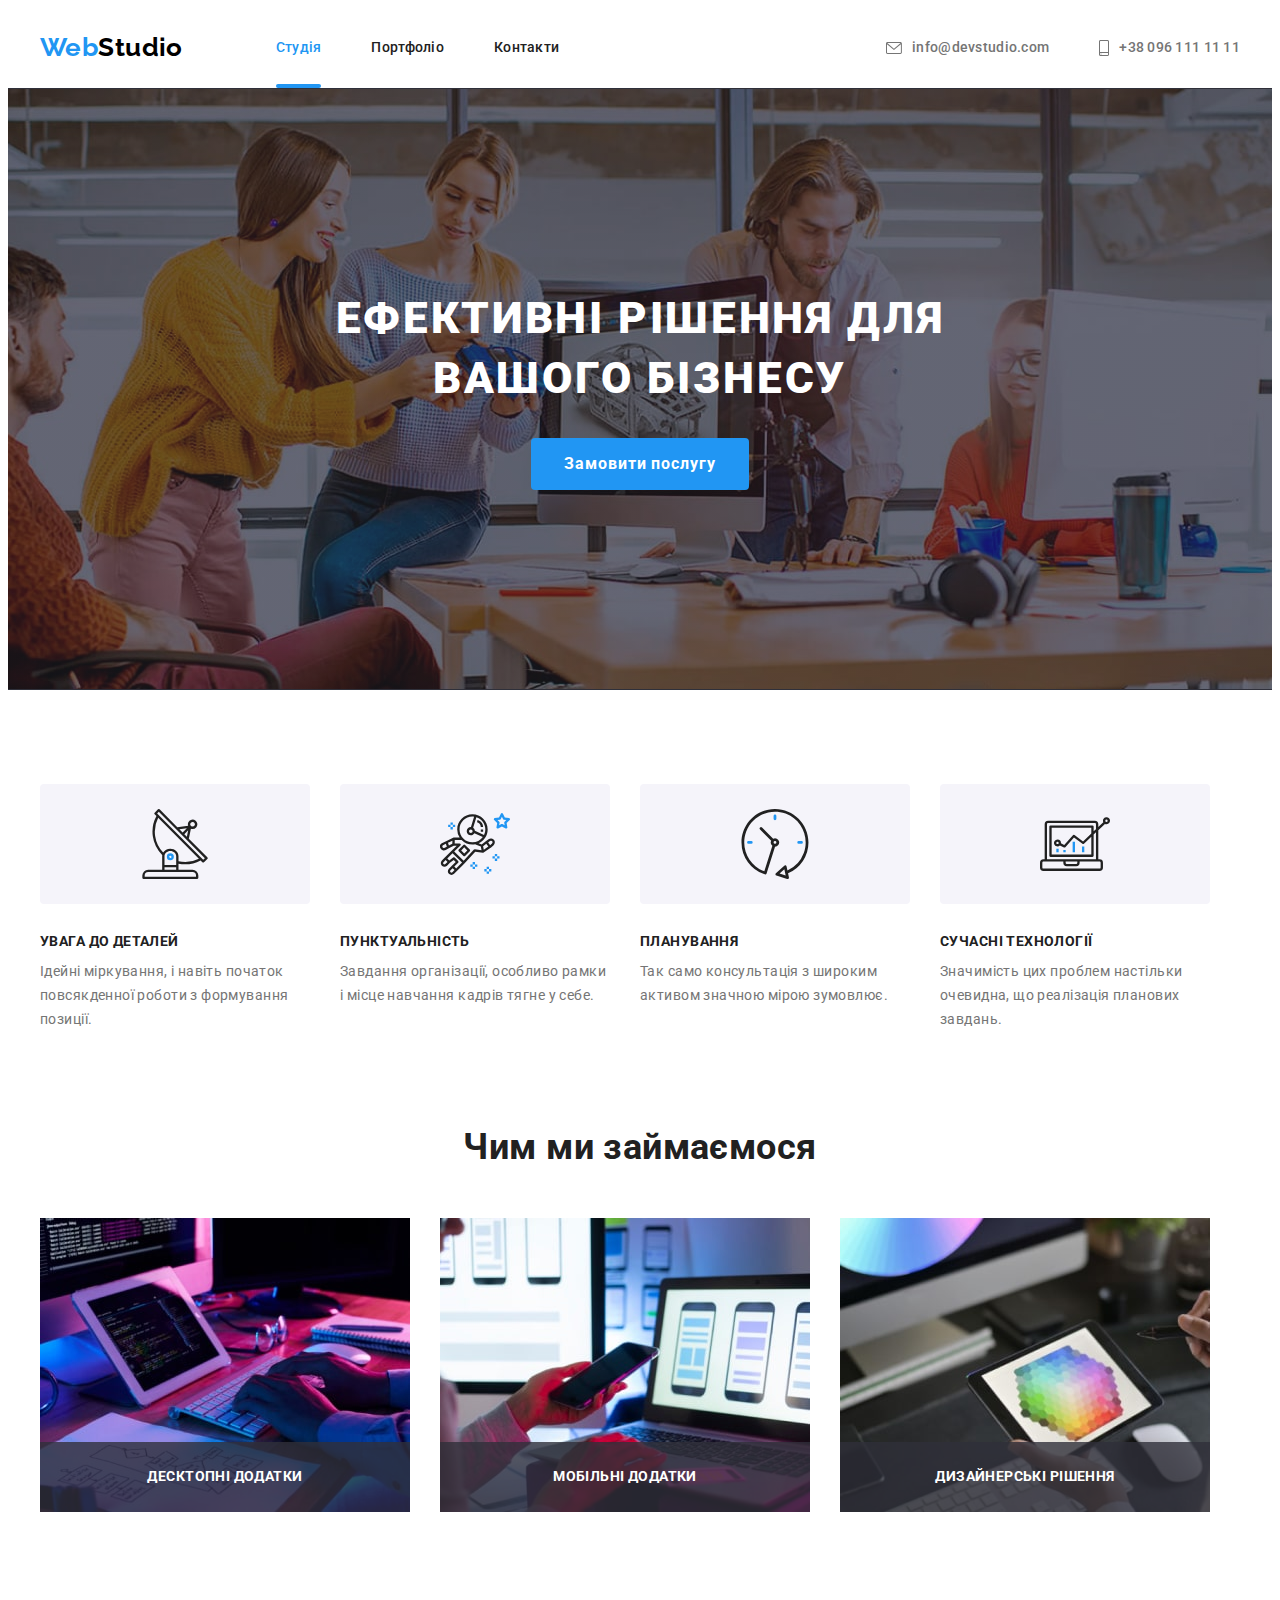
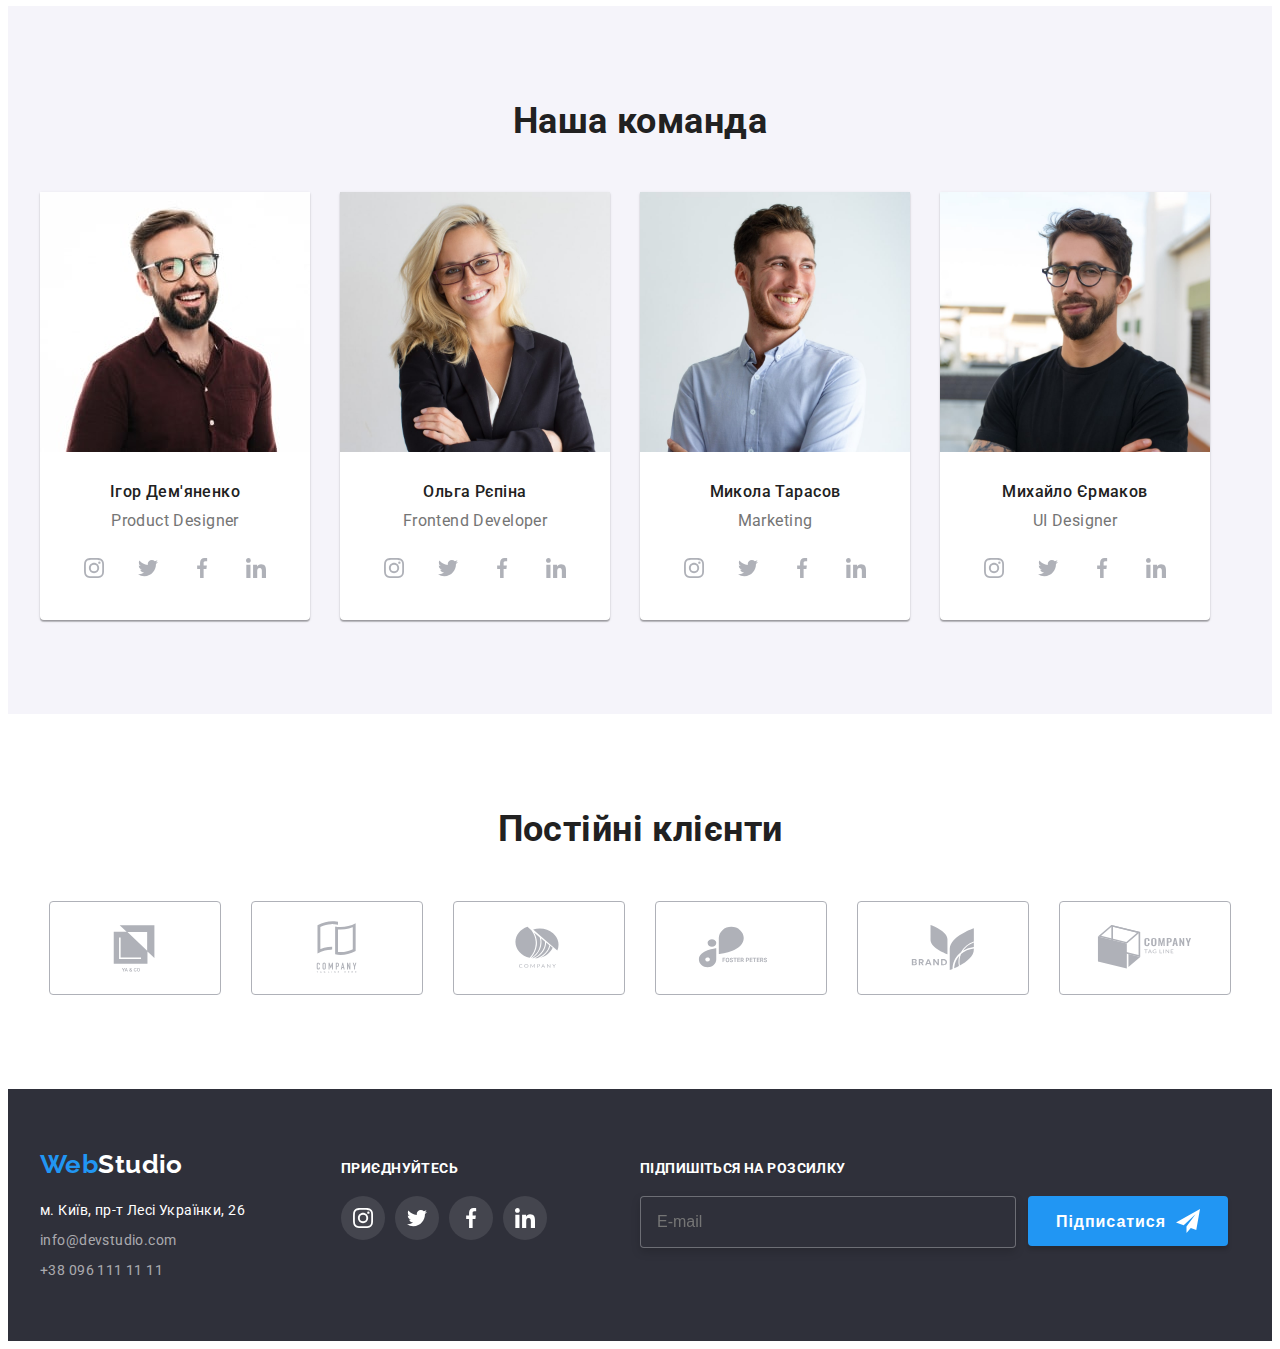
<file: index.html>
<!DOCTYPE html>
<html lang="uk">
  <head>
    <meta charset="UTF-8" />
    <meta http-equiv="X-UA-Compatible" content="IE=edge" />
    <meta name="viewport" content="width=device-width, initial-scale=1.0" />
    <title lang="en">WebStudio</title>
    <link
      href="https://fonts.googleapis.com/css2?family=Comfortaa&family=Raleway:wght@700&family=Roboto:wght@400;500;700;900&display=swap"
      rel="stylesheet"
    />
    <link
      rel="stylesheet"
      href="https://cdnjs.cloudflare.com/ajax/libs/modern-normalize/1.1.0/modern-normalize.min.css"
      integrity="sha512-wpPYUAdjBVSE4KJnH1VR1HeZfpl1ub8YT/NKx4PuQ5NmX2tKuGu6U/JRp5y+Y8XG2tV+wKQpNHVUX03MfMFn9Q=="
      crossorigin="anonymous"
      referrerpolicy="no-referrer"
    />
    <link rel="stylesheet" href="./css/style.css" />
  </head>

  <body>
    <header class="header-fixed">
      <div class="container header">
        <nav class="main-nav">
          <a href="./index.html" class="logo" lang="en"
            >Web<span class="logo-black">Studio</span>
          </a>
          <ul class="site-nav list">
            <li class="item"><a href="" class="link current">Студія</a></li>
            <li class="item">
              <a href="./portfolio.html" class="link">Портфоліо</a>
            </li>
            <li class="item"><a href="" class="link">Контакти</a></li>
          </ul>
        </nav>

        <ul class="auth-nav list">
          <li class="item">
            <a href="mailto:info@devstudio.com" class="link header-contacts">
              <svg class="icon-contacts" width="16" height="12">
                <use href="./images/sprite.svg#envelope"></use>
              </svg>
              info@devstudio.com
            </a>
          </li>
          <li class="item">
            <a href="tel:+380961111111" class="link header-contacts">
              <svg class="icon-contacts" width="10" height="16">
                <use href="./images/sprite.svg#smartphone"></use></svg
              >+38 096 111 11 11
            </a>
          </li>
        </ul>
      </div>
    </header>

    <main>
      <!--Hero-->

      <section class="hero">
        <h1 class="hero-title">
          Ефективні рішення для <br />
          вашого бізнесу
        </h1>
        <button data-modal-open type="button" class="hero-button">
          Замовити послугу
        </button>
        <div class="backdrop is-hidden" data-modal>
          <div class="modal">
            <button class="button-close" data-modal-close>
              <svg class="vector" width="11" height="11">
                <use href="./images/sprite.svg#vector"></use>
              </svg>
            </button>
            <p class="modal-form-text">
              Залиште свої дані, ми вам передзвонимо
            </p>
            <form class="modal-form" name="modal_form">
              <div class="modal-form-group" role="group">
                <label class="modal-form-label" for="user_name">Ім'я</label>
                <div class="modal-form-wrapper">
                  <input
                    class="modal-form-field"
                    type="text"
                    name="user_name"
                    id="user_name"
                  />
                  <svg class="modal-form-icon" width="18" height="18">
                    <use href="./images/sprite.svg#name"></use>
                  </svg>
                </div>
              </div>
              <div class="modal-form-group" role="group">
                <label class="modal-form-label" for="user_phone">Телефон</label>
                <div class="modal-form-wrapper">
                  <input
                    class="modal-form-field"
                    type="tel"
                    name="user_phone"
                    id="user_phone"
                  />
                  <svg class="modal-form-icon" width="18" height="18">
                    <use href="./images/sprite.svg#phone"></use>
                  </svg>
                </div>
              </div>
              <div class="modal-form-group" role="group">
                <label class="modal-form-label" for="user_mail">Пошта</label>
                <div class="modal-form-wrapper">
                  <input
                    class="modal-form-field"
                    type="text"
                    name="user_mail"
                    id="user_mail"
                  />
                  <svg class="modal-form-icon" width="18" height="18">
                    <use href="./images/sprite.svg#email"></use>
                  </svg>
                </div>
                <label class="modal-form-label" for="user_message"
                  >Коментар</label
                >
                <textarea
                  class="modal-form-message"
                  name="user_message"
                  id="user_message"
                  rows="6"
                  placeholder="Введіть текст"
                ></textarea>
              </div>
              <div class="modal-form-checkbox-group" role="group">
                <label class="modal-form-checkbox-text" for="user_agreemant">
                  <input
                    class="modal-form-checkbox visually-hidden"
                    type="checkbox"
                    id="user_agreemant"
                    name="user_agreemant"
                  />
                  <svg class="modal-form-checkbox-icon" width="16" height="15">
                    <use class="check" href="./images/sprite.svg#check"></use>
                    <use
                      class="uncheck"
                      href="./images/sprite.svg#uncheck"
                    ></use>
                  </svg>
                  Погоджуюся з розсилкою та приймаю
                  <a class="modal-form-checkbox-link" href="">Умови договору</a>
                </label>
              </div>
              <button class="modal-form-btn" type="submit">Відправити</button>
            </form>
          </div>
        </div>
      </section>

      <!--Особливості-->
      <section class="feature">
        <!--Сховати-->
        <div class="container">
          <h2 class="feature-title visually-hidden">Особливості</h2>
          <ul class="list feature-block">
            <li class="feature-content">
              <div class="icon-feature">
                <svg class="feature-svg" width="70" height="70">
                  <use href="./images/sprite.svg#antenna"></use>
                </svg>
              </div>
              <h3 class="feature-title">УВАГА ДО ДЕТАЛЕЙ</h3>
              <p class="feature-text">
                Ідейні міркування, і навіть початок повсякденної роботи з
                формування позиції.
              </p>
            </li>
            <li class="feature-content">
              <div class="icon-feature">
                <svg class="feature-svg" width="70" height="70">
                  <use href="./images/sprite.svg#astronaut"></use>
                </svg>
              </div>
              <h3 class="feature-title">ПУНКТУАЛЬНІСТЬ</h3>
              <p class="feature-text">
                Завдання організації, особливо рамки і місце навчання кадрів
                тягне у себе.
              </p>
            </li>
            <li class="feature-content">
              <div class="icon-feature">
                <svg class="feature-svg" width="70" height="70">
                  <use href="./images/sprite.svg#clock"></use>
                </svg>
              </div>
              <h3 class="feature-title">ПЛАНУВАННЯ</h3>
              <p class="feature-text">
                Так само консультація з широким активом значною мірою зумовлює.
              </p>
            </li>
            <li class="feature-content">
              <div class="icon-feature">
                <svg class="feature-svg" width="70" height="70">
                  <use href="./images/sprite.svg#diagram"></use>
                </svg>
              </div>
              <h3 class="feature-title">СУЧАСНІ ТЕХНОЛОГІЇ</h3>
              <p class="feature-text">
                Значимість цих проблем настільки очевидна, що реалізація
                планових завдань.
              </p>
            </li>
          </ul>
        </div>
      </section>

      <!--Чим ми займаємося-->
      <section class="work">
        <div class="container">
          <h2 class="work-title">Чим ми займаємося</h2>
          <ul class="list list-block">
            <li class="block-img">
              <img
                src="./images/work1.jpg"
                alt="Візуальне зображення роботи"
                width="370"
                height="297"
              />
              <div class="overlay-work">
                <p class="overlay-text">Десктопні додатки</p>
              </div>
            </li>
            <li class="block-img">
              <img
                src="./images/work2.jpg"
                alt="Візуальне зображення роботи"
                width="370"
                height="297"
              />
              <div class="overlay-work">
                <p class="overlay-text">Мобільні додатки</p>
              </div>
            </li>
            <li class="block-img">
              <img
                src="./images/work3.jpg"
                alt="Візуальне зображення роботи"
                width="370"
                height="297"
              />
              <div class="overlay-work">
                <p class="overlay-text">Дизайнерські рішення</p>
              </div>
            </li>
          </ul>
        </div>
      </section>

      <!--Наша команда-->
      <section class="team">
        <div class="container team">
          <h2 class="team-title">Наша команда</h2>
          <ul class="list team-block">
            <li class="team-box block-img">
              <img
                src="./images/photo1.jpg"
                alt="Фото співробітника"
                width="270"
                height="260"
              />
              <div class="box-info">
                <h3 class="team-box-title">Ігор Дем'яненко</h3>
                <p lang="en" class="team-text">Product Designer</p>
                <ul class="socials list">
                  <li class="socials-item">
                    <a
                      class="socials-link link"
                      href=""
                      target="_blank"
                      rel="noopener noreferrer"
                      aria-label="Іконка Instagram"
                      ><svg class="socials-icon" width="20" height="20">
                        <use href="./images/sprite.svg#instagram"></use></svg
                    ></a>
                  </li>
                  <li class="socials-item">
                    <a
                      class="socials-link link"
                      href=""
                      target="_blank"
                      rel="noopener noreferrer"
                      aria-label="Іконка Twitter"
                      ><svg class="socials-icon" width="20" height="20">
                        <use href="./images/sprite.svg#twitter"></use></svg
                    ></a>
                  </li>
                  <li class="socials-item">
                    <a
                      class="socials-link link"
                      href=""
                      target="_blank"
                      rel="noopener noreferrer"
                      aria-label="Іконка Facebook"
                      ><svg class="socials-icon" width="20" height="20">
                        <use href="./images/sprite.svg#facebook"></use></svg
                    ></a>
                  </li>
                  <li class="socials-item">
                    <a
                      class="socials-link link"
                      href=""
                      target="_blank"
                      rel="noopener noreferrer"
                      aria-label="Іконка Linkedin"
                      ><svg class="socials-icon" width="20" height="20">
                        <use href="./images/sprite.svg#linkedin"></use></svg
                    ></a>
                  </li>
                </ul>
              </div>
            </li>
            <li class="team-box block-img">
              <img
                src="./images/photo2.jpg"
                alt="Фото співробітника"
                width="270"
                height="260"
              />
              <div class="box-info">
                <h3 class="team-box-title">Ольга Рєпіна</h3>
                <p lang="en" class="team-text">Frontend Developer</p>
                <ul class="socials list">
                  <li class="socials-item">
                    <a
                      class="socials-link link"
                      href=""
                      target="_blank"
                      rel="noopener noreferrer"
                      aria-label="Instagram icon"
                      ><svg class="socials-icon" width="20" height="20">
                        <use href="./images/sprite.svg#instagram"></use></svg
                    ></a>
                  </li>
                  <li class="socials-item">
                    <a
                      class="socials-link link"
                      href=""
                      target="_blank"
                      rel="noopener noreferrer"
                      aria-label="Twitter icon"
                      ><svg class="socials-icon" width="20" height="20">
                        <use href="./images/sprite.svg#twitter"></use></svg
                    ></a>
                  </li>
                  <li class="socials-item">
                    <a
                      class="socials-link link"
                      href=""
                      target="_blank"
                      rel="noopener noreferrer"
                      aria-label="Facebook icon"
                      ><svg class="socials-icon" width="20" height="20">
                        <use href="./images/sprite.svg#facebook"></use></svg
                    ></a>
                  </li>
                  <li class="socials-item">
                    <a
                      class="socials-link link"
                      href=""
                      target="_blank"
                      rel="noopener noreferrer"
                      aria-label="Linkedin icon"
                      ><svg class="socials-icon" width="20" height="20">
                        <use href="./images/sprite.svg#linkedin"></use></svg
                    ></a>
                  </li>
                </ul>
              </div>
            </li>
            <li class="team-box block-img">
              <img
                src="./images/photo3.jpg"
                alt="Фото співробітника"
                width="270"
                height="260"
              />
              <div class="box-info">
                <h3 class="team-box-title">Микола Тарасов</h3>
                <p lang="en" class="team-text">Marketing</p>
                <ul class="socials list">
                  <li class="socials-item">
                    <a
                      class="socials-link link"
                      href=""
                      target="_blank"
                      rel="noopener noreferrer"
                      aria-label="Instagram icon"
                      ><svg class="socials-icon" width="20" height="20">
                        <use href="./images/sprite.svg#instagram"></use></svg
                    ></a>
                  </li>
                  <li class="socials-item">
                    <a
                      class="socials-link link"
                      href=""
                      target="_blank"
                      rel="noopener noreferrer"
                      aria-label="Twitter icon"
                      ><svg class="socials-icon" width="20" height="20">
                        <use href="./images/sprite.svg#twitter"></use></svg
                    ></a>
                  </li>
                  <li class="socials-item">
                    <a
                      class="socials-link link"
                      href=""
                      target="_blank"
                      rel="noopener noreferrer"
                      aria-label="Facebook icon"
                      ><svg class="socials-icon" width="20" height="20">
                        <use href="./images/sprite.svg#facebook"></use></svg
                    ></a>
                  </li>
                  <li class="socials-item">
                    <a
                      class="socials-link link"
                      href=""
                      target="_blank"
                      rel="noopener noreferrer"
                      aria-label="Linkedin icon"
                      ><svg class="socials-icon" width="20" height="20">
                        <use href="./images/sprite.svg#linkedin"></use></svg
                    ></a>
                  </li>
                </ul>
              </div>
            </li>
            <li class="team-box block-img">
              <img
                src="./images/photo4.jpg"
                alt="Фото співробітника"
                width="270"
                height="260"
              />
              <div class="box-info">
                <h3 class="team-box-title">Михайло Єрмаков</h3>
                <p lang="en" class="team-text">UI Designer</p>
                <ul class="socials list">
                  <li class="socials-item">
                    <a
                      class="socials-link link"
                      href=""
                      target="_blank"
                      rel="noopener noreferrer"
                      aria-label="Instagram icon"
                      ><svg class="socials-icon" width="20" height="20">
                        <use href="./images/sprite.svg#instagram"></use></svg
                    ></a>
                  </li>
                  <li class="socials-item">
                    <a
                      class="socials-link link"
                      href=""
                      target="_blank"
                      rel="noopener noreferrer"
                      aria-label="Twitter icon"
                      ><svg class="socials-icon" width="20" height="20">
                        <use href="./images/sprite.svg#twitter"></use></svg
                    ></a>
                  </li>
                  <li class="socials-item">
                    <a
                      class="socials-link link"
                      href=""
                      target="_blank"
                      rel="noopener noreferrer"
                      aria-label="Facebook icon"
                      ><svg class="socials-icon" width="20" height="20">
                        <use href="./images/sprite.svg#facebook"></use></svg
                    ></a>
                  </li>
                  <li class="socials-item">
                    <a
                      class="socials-link link"
                      href=""
                      target="_blank"
                      rel="noopener noreferrer"
                      aria-label="Linkedin icon"
                      ><svg class="socials-icon" width="20" height="20">
                        <use href="./images/sprite.svg#linkedin"></use></svg
                    ></a>
                  </li>
                </ul>
              </div>
            </li>
          </ul>
        </div>
      </section>

      <!-- Постійні клієнти -->
      <section class="client">
        <div class="container">
          <h2 class="client-title">Постійні клієнти</h2>
          <ul class="list client-list">
            <li class="client-border">
              <a class="client-link" href=""
                ><svg class="client-icon" width="106" height="60">
                  <use href="./images/sprite.svg#logo1"></use></svg
              ></a>
            </li>
            <li class="client-border">
              <a class="client-link" href=""
                ><svg class="client-icon" width="106" height="60">
                  <use href="./images/sprite.svg#logo2"></use></svg
              ></a>
            </li>
            <li class="client-border">
              <a class="client-link" href=""
                ><svg class="client-icon" width="106" height="60">
                  <use href="./images/sprite.svg#logo3"></use></svg
              ></a>
            </li>
            <li class="client-border">
              <a class="client-link" href=""
                ><svg class="client-icon" width="106" height="60">
                  <use href="./images/sprite.svg#logo4"></use></svg
              ></a>
            </li>
            <li class="client-border">
              <a class="client-link" href=""
                ><svg class="client-icon" width="106" height="60">
                  <use href="./images/sprite.svg#logo5"></use></svg
              ></a>
            </li>
            <li class="client-border">
              <a class="client-link" href=""
                ><svg class="client-icon" width="106" height="60">
                  <use href="./images/sprite.svg#logo6"></use></svg
              ></a>
            </li>
          </ul>
        </div>
      </section>
    </main>
    <!-- Footer -->
    <footer class="contacts">
      <div class="container footer-container">
        <div class="logo-block">
          <a href="" class="logo footer" lang="en"
            >Web<span class="logo-white">Studio</span></a
          >

          <address class="address-box">
            <ul class="list address-list">
              <li class="link-box">
                <a
                  class="contacts-link-map font"
                  href="https://goo.gl/maps/Nbyd7draAB5cvBSi6"
                  target="_blank"
                  rel="nooperer nofollow noreferrer"
                  >м. Київ, пр-т Лесі Українки, 26</a
                >
              </li>
              <li class="link-box">
                <a class="contacts-link font" href="mailto:info@devstudio.com"
                  >info@devstudio.com</a
                >
              </li>
              <li class="link-box">
                <a class="contacts-link font" href="tel:+380961111111"
                  >+38 096 111 11 11</a
                >
              </li>
            </ul>
          </address>
        </div>
        <!-- Link -->
        <div class="join-link">
          <p class="text">приєднуйтесь</p>
          <ul class="list footer-list">
            <li class="footer-block">
              <a
                class="footer-link"
                href=""
                target="_blank"
                rel="noopener noreferrer"
                aria-label="Іконка Instagram"
              >
                <svg class="footer-link-social" width="20" height="20">
                  <use href="./images/sprite.svg#instagram"></use>
                </svg>
              </a>
            </li>
            <li class="footer-block">
              <a
                class="footer-link"
                href=""
                target="_blank"
                rel="noopener noreferrer"
                aria-label="Іконка Twitter"
              >
                <svg class="footer-link-social" width="20" height="20">
                  <use href="./images/sprite.svg#twitter"></use>
                </svg>
              </a>
            </li>
            <li class="footer-block">
              <a
                class="footer-link"
                href=""
                target="_blank"
                rel="noopener noreferrer"
                aria-label="Іконка Facebook"
              >
                <svg class="footer-link-social" width="20" height="20">
                  <use href="./images/sprite.svg#facebook"></use>
                </svg>
              </a>
            </li>
            <li class="footer-block">
              <a
                class="footer-link"
                href=""
                target="_blank"
                rel="noopener noreferrer"
                aria-label="Іконка Linkedin"
              >
                <svg class="footer-link-social" width="20" height="20">
                  <use href="./images/sprite.svg#linkedin"></use>
                </svg>
              </a>
            </li>
          </ul>
        </div>
        <!-- Form -->

        <form class="footer-form" name="footer_form">
          <p class="footer-form-text text">підпишіться на розсилку</p>
          <div class="footer-form-group">
            <input
              class="footer-form-border"
              type="text"
              name="subs_mail"
              placeholder="E-mail"
            />
            <button class="footer-form-btn" type="submit">
              Підписатися
              <svg class="footer-form-btn-icon" width="24" height="24">
                <use href="./images/sprite.svg#send"></use>
              </svg>
            </button>
          </div>
        </form>
      </div>
    </footer>
    <script src="./js/modal.js"></script>
  </body>
</html>
</file>
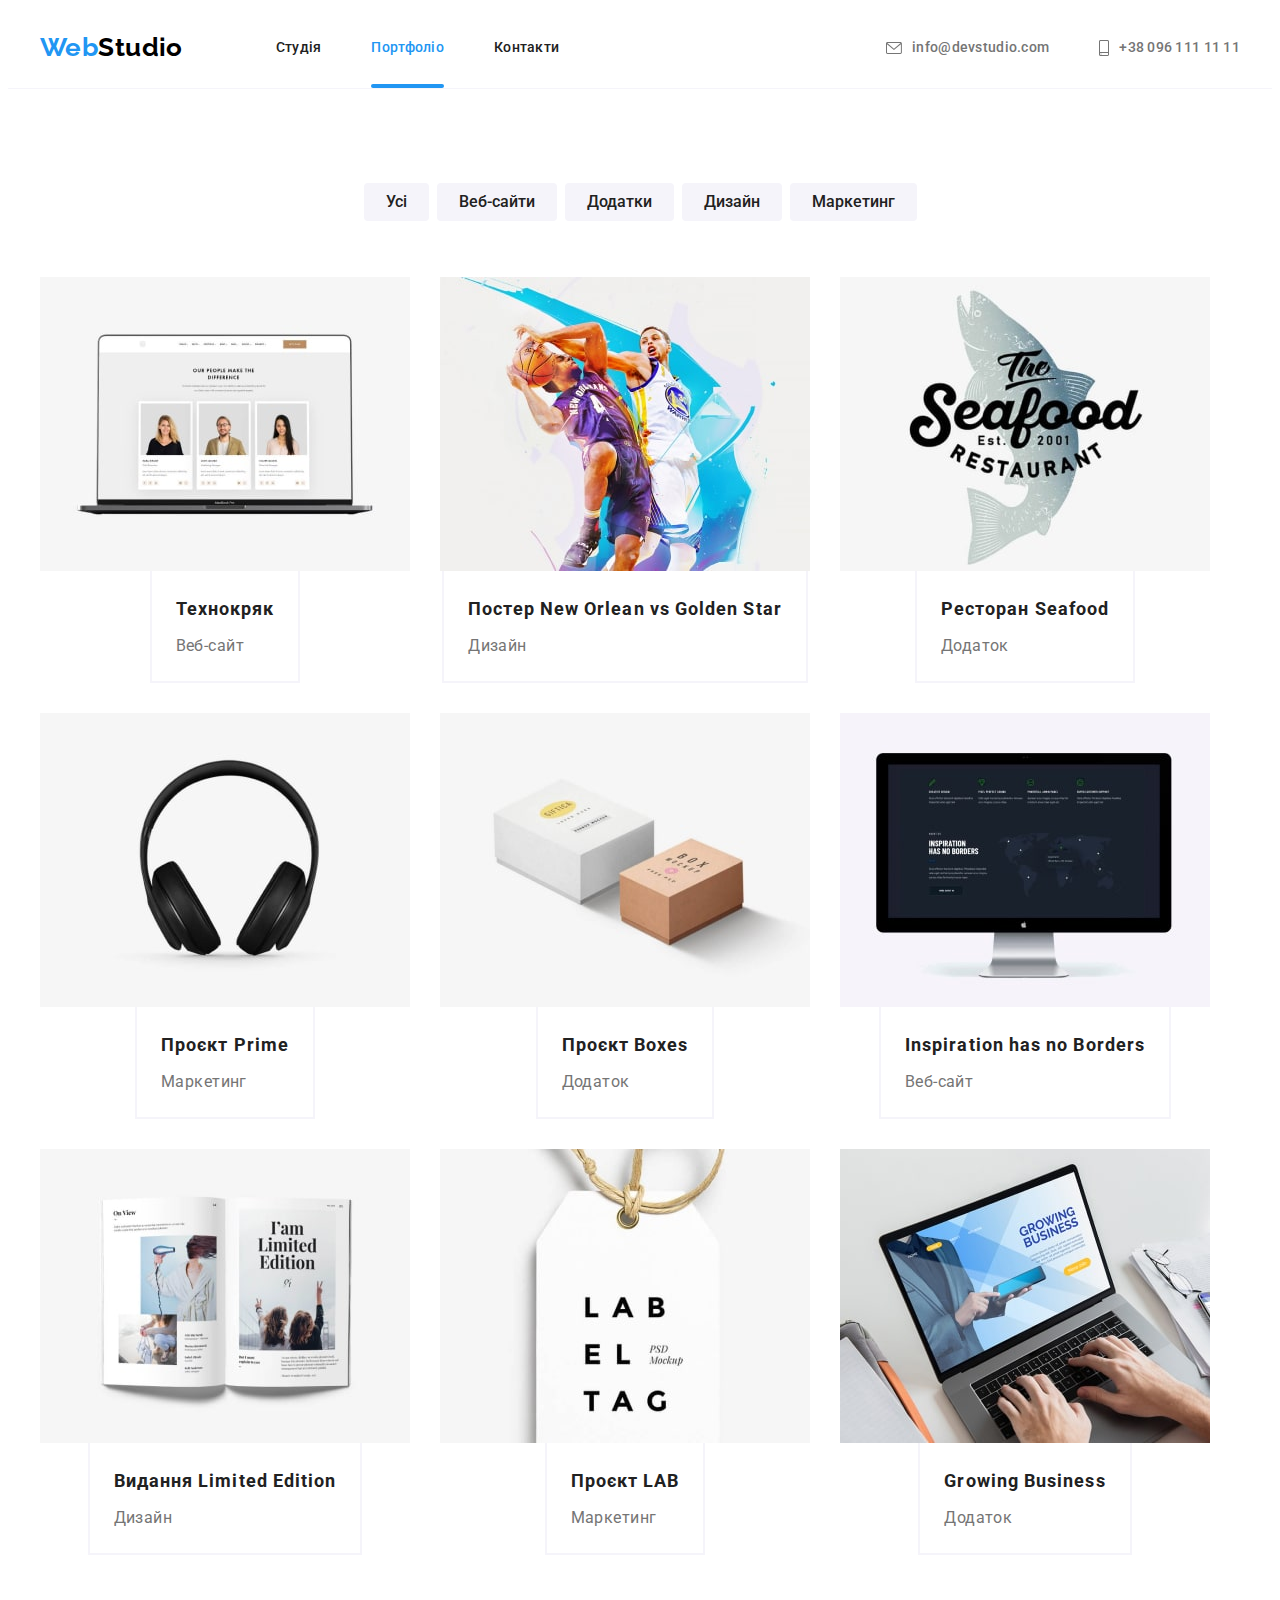
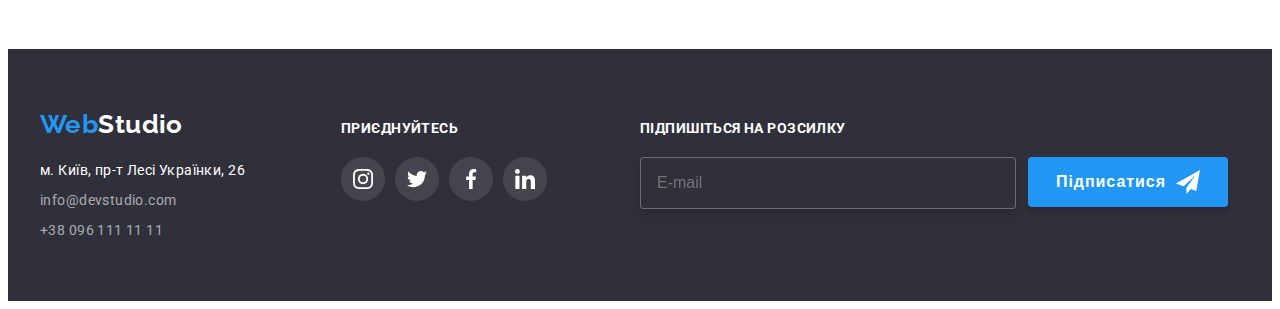
<file: portfolio.html>
<!DOCTYPE html>
<html lang="uk">
  <head>
    <meta charset="UTF-8" />
    <meta http-equiv="X-UA-Compatible" content="IE=edge" />
    <meta name="viewport" content="width=device-width, initial-scale=1.0" />
    <title>Портфоліо</title>
    <link
      href="https://fonts.googleapis.com/css2?family=Comfortaa&family=Raleway:wght@700&family=Roboto:wght@400;500;700;900&display=swap"
      rel="stylesheet"
    />
    <link
      rel="stylesheet"
      href="https://cdnjs.cloudflare.com/ajax/libs/modern-normalize/1.1.0/modern-normalize.min.css"
      integrity="sha512-wpPYUAdjBVSE4KJnH1VR1HeZfpl1ub8YT/NKx4PuQ5NmX2tKuGu6U/JRp5y+Y8XG2tV+wKQpNHVUX03MfMFn9Q=="
      crossorigin="anonymous"
      referrerpolicy="no-referrer"
    />
    <link rel="stylesheet" href="./css/style.css" />
  </head>

  <body>
    <header class="header-border header-fixed">
      <div class="container header">
        <nav class="main-nav">
          <a href="./index.html" class="logo" lang="en"
            >Web<span class="logo-black">Studio</span></a
          >
          <ul class="site-nav list">
            <li class="item"><a href="./index.html" class="link">Студія</a></li>
            <li class="item">
              <a href="./portfolio.html" class="link current">Портфоліо</a>
            </li>
            <li class="item"><a href="" class="link">Контакти</a></li>
          </ul>
        </nav>

        <ul class="auth-nav list">
          <li class="item">
            <a href="mailto:info@devstudio.com" class="link header-contacts">
              <svg class="icon-contacts" width="16" height="12">
                <use href="./images/sprite.svg#envelope"></use></svg
              >info@devstudio.com</a
            >
          </li>
          <li class="item">
            <a href="tel:+380961111111" class="link header-contacts">
              <svg class="icon-contacts" width="10" height="16">
                <use href="./images/sprite.svg#smartphone"></use>
              </svg>
              +38 096 111 11 11</a
            >
          </li>
        </ul>
      </div>
    </header>

    <main>
      <section class="example container">
        <!-- Сховати -->
        <h1 class="visually-hidden">Перелік робіт</h1>
        <ul class="list list-box">
          <li>
            <button type="button" class="menu-button">Усі</button>
          </li>
          <li><button type="button" class="menu-button">Веб-сайти</button></li>
          <li><button type="button" class="menu-button">Додатки</button></li>
          <li><button type="button" class="menu-button">Дизайн</button></li>
          <li><button type="button" class="menu-button">Маркетинг</button></li>
        </ul>

        <ul class="list box-img">
          <li class="example-box">
            <a class="example-link" href="">
              <div class="position">
                <img
                  src="./imgportfolio/technokryak.jpg"
                  alt="Ноутбук в якому зображений проєкт"
                  width="370"
                  height="294"
                />
                <div class="overlay">
                  <p class="text-overlay">
                    Ресурс пропонує комплексні пропозиції з різним рівнем
                    функціоналу та сервісів. Все це дозволить відвідувачу
                    отримати вичерпні відомості про компанію чи приватну особу.
                  </p>
                </div>
              </div>
              <div class="border">
                <h2 class="example-title">Технокряк</h2>
                <p class="example-text">Веб-сайт</p>
              </div>
            </a>
          </li>
          <li class="example-box">
            <a class="example-link" href="">
              <div class="position">
                <img
                  src="./imgportfolio/neworlean.jpg"
                  alt="Два баскетболіста з м'ячем"
                  width="370"
                  height="294"
                />
                <div class="overlay">
                  <p class="text-overlay">
                    Ресурс пропонує комплексні пропозиції з різним рівнем
                    функціоналу та сервісів. Все це дозволить відвідувачу
                    отримати вичерпні відомості про компанію чи приватну особу.
                  </p>
                </div>
              </div>
              <div class="border">
                <h2 class="example-title">
                  Постер <span lang="en">New Orlean vs Golden Star</span>
                </h2>
                <p class="example-text">Дизайн</p>
              </div>
            </a>
          </li>
          <li class="example-box">
            <a class="example-link" href="">
              <div class="position">
                <img
                  src="./imgportfolio/seafood.jpg"
                  alt="Вивіска ресторану"
                  width="370"
                  height="294"
                />
                <div class="overlay">
                  <p class="text-overlay">
                    Ресурс пропонує комплексні пропозиції з різним рівнем
                    функціоналу та сервісів. Все це дозволить відвідувачу
                    отримати вичерпні відомості про компанію чи приватну особу.
                  </p>
                </div>
              </div>
              <div class="border">
                <h2 class="example-title">
                  Ресторан <span lang="en">Seafood</span>
                </h2>
                <p class="example-text">Додаток</p>
              </div>
            </a>
          </li>
          <li class="example-box">
            <a class="example-link" href="">
              <div class="position">
                <img
                  src="./imgportfolio/prime.jpg"
                  alt="Навушники"
                  width="370"
                  height="294"
                />
                <div class="overlay">
                  <p class="text-overlay">
                    Ресурс пропонує комплексні пропозиції з різним рівнем
                    функціоналу та сервісів. Все це дозволить відвідувачу
                    отримати вичерпні відомості про компанію чи приватну особу.
                  </p>
                </div>
              </div>
              <div class="border">
                <h2 class="example-title">
                  Проєкт <span lang="en">Prime</span>
                </h2>
                <p class="example-text">Маркетинг</p>
              </div>
            </a>
          </li>
          <li class="example-box">
            <a class="example-link" href="">
              <div class="position">
                <img
                  src="./imgportfolio/boxes.jpg"
                  alt="Дві бумажні коробки"
                  width="370"
                  height="294"
                />
                <div class="overlay">
                  <p class="text-overlay">
                    Ресурс пропонує комплексні пропозиції з різним рівнем
                    функціоналу та сервісів. Все це дозволить відвідувачу
                    отримати вичерпні відомості про компанію чи приватну особу.
                  </p>
                </div>
              </div>
              <div class="border">
                <h2 class="example-title">
                  Проєкт <span lang="en">Boxes</span>
                </h2>
                <p class="example-text">Додаток</p>
              </div>
            </a>
          </li>
          <li class="example-box">
            <a class="example-link" href="">
              <div class="position">
                <img
                  src="./imgportfolio/insphasnoborders.jpg"
                  alt="Монітор в якому відображається проєкт"
                  width="370"
                  height="294"
                />
                <div class="overlay">
                  <p class="text-overlay">
                    Ресурс пропонує комплексні пропозиції з різним рівнем
                    функціоналу та сервісів. Все це дозволить відвідувачу
                    отримати вичерпні відомості про компанію чи приватну особу.
                  </p>
                </div>
              </div>
              <div class="border">
                <h2 class="example-title" lang="en">
                  Inspiration has no Borders
                </h2>
                <p class="example-text">Веб-сайт</p>
              </div>
            </a>
          </li>
          <li class="example-box">
            <a class="example-link" href="">
              <div class="position">
                <img
                  src="./imgportfolio/limitededition.jpg"
                  alt="Розворот журналу"
                  width="370"
                  height="294"
                />
                <div class="overlay">
                  <p class="text-overlay">
                    Ресурс пропонує комплексні пропозиції з різним рівнем
                    функціоналу та сервісів. Все це дозволить відвідувачу
                    отримати вичерпні відомості про компанію чи приватну особу.
                  </p>
                </div>
              </div>
              <div class="border">
                <h2 class="example-title">
                  Видання <span lang="en">Limited Edition</span>
                </h2>
                <p class="example-text">Дизайн</p>
              </div>
            </a>
          </li>
          <li class="example-box">
            <a class="example-link" href="">
              <div class="position">
                <img
                  src="./imgportfolio/lab.jpg"
                  alt="Бірка для проєкту"
                  width="370"
                  height="294"
                />
                <div class="overlay">
                  <p class="text-overlay">
                    Ресурс пропонує комплексні пропозиції з різним рівнем
                    функціоналу та сервісів. Все це дозволить відвідувачу
                    отримати вичерпні відомості про компанію чи приватну особу.
                  </p>
                </div>
              </div>
              <div class="border">
                <h2 class="example-title">Проєкт <span lang="en">LAB</span></h2>
                <p class="example-text">Маркетинг</p>
              </div>
            </a>
          </li>
          <li class="example-box">
            <a class="example-link" href="">
              <div class="position">
                <img
                  src="./imgportfolio/growingbusiness.jpg"
                  alt="Ноутбук в якому відкритий додаток"
                  width="370"
                  height="294"
                />
                <div class="overlay">
                  <p class="text-overlay">
                    Ресурс пропонує комплексні пропозиції з різним рівнем
                    функціоналу та сервісів. Все це дозволить відвідувачу
                    отримати вичерпні відомості про компанію чи приватну особу.
                  </p>
                </div>
              </div>
              <div class="border">
                <h2 class="example-title" lang="en">Growing Business</h2>
                <p class="example-text">Додаток</p>
              </div>
            </a>
          </li>
        </ul>
      </section>
    </main>
    <footer class="contacts">
      <div class="container footer-container">
        <div class="logo-block">
          <a href="" class="logo footer" lang="en"
            >Web<span class="logo-white">Studio</span></a
          >

          <address class="address-box">
            <ul class="list address-list">
              <li class="link-box">
                <a
                  class="contacts-link-map font"
                  href="https://goo.gl/maps/Nbyd7draAB5cvBSi6"
                  target="_blank"
                  rel="nooperer nofollow noreferrer"
                  >м. Київ, пр-т Лесі Українки, 26</a
                >
              </li>
              <li class="link-box">
                <a class="contacts-link font" href="mailto:info@devstudio.com"
                  >info@devstudio.com</a
                >
              </li>
              <li class="link-box">
                <a class="contacts-link font" href="tel:+380961111111"
                  >+38 096 111 11 11</a
                >
              </li>
            </ul>
          </address>
        </div>
        <!-- Link -->
        <div class="join-link">
          <p class="text">приєднуйтесь</p>
          <ul class="list footer-list">
            <li class="footer-block">
              <a
                class="footer-link"
                href=""
                target="_blank"
                rel="noopener noreferrer"
                aria-label="Іконка Instagram"
              >
                <svg class="footer-link-social" width="20" height="20">
                  <use href="./images/sprite.svg#instagram"></use>
                </svg>
              </a>
            </li>
            <li class="footer-block">
              <a
                class="footer-link"
                href=""
                target="_blank"
                rel="noopener noreferrer"
                aria-label="Іконка Twitter"
              >
                <svg class="footer-link-social" width="20" height="20">
                  <use href="./images/sprite.svg#twitter"></use>
                </svg>
              </a>
            </li>
            <li class="footer-block">
              <a
                class="footer-link"
                href=""
                target="_blank"
                rel="noopener noreferrer"
                aria-label="Іконка Facebook"
              >
                <svg class="footer-link-social" width="20" height="20">
                  <use href="./images/sprite.svg#facebook"></use>
                </svg>
              </a>
            </li>
            <li class="footer-block">
              <a
                class="footer-link"
                href=""
                target="_blank"
                rel="noopener noreferrer"
                aria-label="Іконка Linkedin"
              >
                <svg class="footer-link-social" width="20" height="20">
                  <use href="./images/sprite.svg#linkedin"></use>
                </svg>
              </a>
            </li>
          </ul>
        </div>
        <!-- Form -->

        <form class="footer-form" name="footer_form">
          <p class="footer-form-text text">підпишіться на розсилку</p>
          <div class="footer-form-group">
            <input
              class="footer-form-border"
              type="text"
              name="subs_mail"
              placeholder="E-mail"
            />
            <button class="footer-form-btn" type="submit">
              Підписатися
              <svg class="footer-form-btn-icon" width="24" height="24">
                <use href="./images/sprite.svg#send"></use>
              </svg>
            </button>
          </div>
        </form>
      </div>
    </footer>
  </body>
</html>
</file>
<file: css/style.css>
:root {
  --basic-text-color: #212121;
  --second-text-color: #757575;
  --accent-color: #2196f3;
  --basic-white-color: #ffffff;
  --bcg-color-dark: #2f303a;
  --bcg-color-white: #f5f5f5;
  --bcg-color-gray: #f5f4fa;
  --total-black: #000000;
  --link-color: rgba(255, 255, 255, 0.6);
  --socials-icons-body: #afb1b8;
  --portfolio-hover: rgba(33, 150, 243, 0.9);
  --timing-function: cubic-bezier(0.4, 0, 0.2, 1);
  --modal-bcg: rgba(0, 0, 0, 0.2);
  --modal-border: rgba(0, 0, 0, 0.1);
  --bcg-overlay-work: rgba(47, 48, 58, 0.8);
  --text-color-placeholder: rgba(117, 117, 117, 0.5);
  --color-text-footer-form: rgba(255, 255, 255, 0.3);
}

body {
  background-color: var(--basic-white-color);
  color: var(--basic-text-color);
  font-family: Roboto, sans-serif;
  letter-spacing: 0.03em;
  font-size: 14px;
  line-height: 1.14;
}

h1,
h2,
h3,
h4,
h5,
h6,
p {
  margin: 0;
}

.list {
  margin: 0;
  padding: 0;

  list-style: none;
}

.container {
  margin-left: auto;
  margin-right: auto;
  width: 1200px;
  padding-left: 15px;
  padding-right: 15px;
}

section {
  padding-top: 94px;
  padding-bottom: 94px;
}

.logo {
  color: var(--accent-color);
  font-family: Raleway, cursive;
  font-weight: 700;
  font-size: 26px;
  line-height: 1.2;
  text-decoration: none;
}

.logo-black {
  color: var(--total-black);

  transition: color 250ms var(--timing-function);
}
.logo-white {
  color: var(--basic-white-color);

  transition: color 250ms var(--timing-function);
}

.logo:hover,
.logo-black:hover,
.logo-white:hover {
  color: var(--accent-color);
}

/* Site nav */

.header {
  display: flex;
  align-items: center;
}

.header-border {
  max-width: 1600px;
  margin-left: auto;
  margin-right: auto;
  border-bottom: 1px solid var(--bcg-color-gray);
}

.main-nav {
  display: flex;
  align-items: center;
}

.site-nav {
  display: flex;
  margin-left: 93px;
}

.site-nav .item + .item {
  margin-left: 50px;
}

.site-nav .link {
  display: block;
  padding-top: 32px;
  padding-bottom: 32px;

  color: var(--basic-text-color);
  font-weight: 500;
  letter-spacing: 0.02em;
  text-decoration: none;

  position: relative;
  transition: color 250ms var(--timing-function);
}

.site-nav .link::after {
  content: "";

  position: absolute;
  left: 0;
  bottom: 0;

  display: block;
  width: 100%;
  height: 4px;
  background-color: var(--accent-color);

  transform: scaleX(0);
  transition: transform 250ms var(--timing-function);
  border-radius: 2px;
}

.site-nav .link:hover::after,
.site-nav .link:focus::after {
  transform: scaleX(1);
}

.site-nav .link:hover,
.site-nav .link:focus {
  color: var(--accent-color);
}

.site-nav .link.current {
  color: var(--accent-color);
}

.site-nav .link.current::after {
  content: "";
  transform: scaleX(1);
}

/* Auth-nav */

.auth-nav.list {
  display: flex;
  margin-left: auto;
  gap: 50px;
}

.auth-nav .link {
  color: var(--second-text-color);
  font-weight: 500;
  letter-spacing: 0.02em;
  text-decoration: none;

  transition: color 250ms var(--timing-function);
}

.auth-nav .link:hover,
.auth-nav .link:focus {
  color: var(--accent-color);
}

.icon-contacts {
  margin-right: 10px;
  fill: currentColor;
}

.header-contacts {
  display: flex;
  justify-content: center;
  align-items: center;
}

/* Hero */

.hero {
  max-width: 1600px;
  min-height: 600px;
  margin-left: auto;
  margin-right: auto;

  background-image: linear-gradient(
      to right,
      rgba(47, 48, 58, 0.4),
      rgba(47, 48, 58, 0.4)
    ),
    url(../images/hero.jpg);
  background-position: center;
  background-repeat: no-repeat;

  background-color: var(--bcg-color-dark);
  text-align: center;
  padding: 0;
}

.hero-title {
  color: var(--basic-white-color);
  text-transform: uppercase;
  font-weight: 900;
  font-size: 44px;
  line-height: 1.36;
  text-align: center;
  letter-spacing: 0.06em;
  line-height: 60px;

  margin-bottom: 30px;
  padding-top: 200px;
  padding-left: 200px;
  padding-right: 200px;
}

.hero-button {
  background-color: var(--accent-color);
  color: var(--basic-white-color);
  font-weight: 700;
  font-size: 16px;
  line-height: 1.9;
  letter-spacing: 0.06em;
  font-family: Roboto, sans-serif;
  cursor: pointer;

  display: inline-block;
  border: 1px solid transparent;
  border-radius: 4px;
  padding: 10px 32px;
  margin-bottom: 200px;
  min-width: 216px;

  transition: background-color 250ms var(--timing-function),
    color 250ms var(--timing-function);
}

.hero-button:hover,
.hero-button:focus {
  background-color: var(--basic-white-color);
  color: var(--total-black);
}

.backdrop {
  position: fixed;
  top: 0;
  left: 0;
  z-index: 100;

  width: 100%;
  height: 100%;

  background-color: var(--modal-bcg);

  opacity: 1;
  transition: opacity 250ms var(--timing-function),
    visibility 250ms var(--timing-function);
}

.backdrop.is-hidden {
  opacity: 0;
  visibility: hidden;
  pointer-events: none;
}

.backdrop.is-hidden .modal {
  opacity: 0;
  transform: translate(-50%, -70%) scale(0.9);
}

.modal {
  position: absolute;
  padding: 40px;
  top: 50%;
  left: 50%;
  transform: translate(-50%, -50%) scale(1);

  height: 581px;
  width: 528px;

  background-color: #ffffff;
  border: solid 1px var(--modal-border);
  border-radius: 4px;
  box-shadow: 0px 1px 3px rgba(0, 0, 0, 0.12), 0px 1px 1px rgba(0, 0, 0, 0.14),
    0px 2px 1px rgba(0, 0, 0, 0.2);

  transition: transform 250ms var(--timing-function),
    opacity 250ms var(--timing-function);
}

.button-close {
  position: absolute;
  top: 8px;
  right: 8px;
  padding: 0;
  display: inline-flex;
  align-items: center;
  justify-content: center;

  width: 30px;
  height: 30px;

  background-color: var(--basic-white-color);
  border: 1px solid rgba(0, 0, 0, 0.1);
  border-radius: 50%;
  cursor: pointer;

  transition: fill 250ms var(--timing-function);
}

.button-close:hover {
  fill: var(--accent-color);
}

/* Modal form */

.modal-form-text {
  font-weight: 700;
  font-size: 20px;
  line-height: 1.15;
  text-align: center;

  margin-bottom: 12px;
}

.modal-form-group {
  display: flex;
  align-items: flex-start;
  justify-content: left;
  flex-direction: column;
}

.modal-form-label {
  display: block;

  margin-bottom: 4px;

  font-weight: 400;
  font-size: 12px;
  line-height: 1.16;
  letter-spacing: 0.01em;
  color: var(--second-text-color);
}

.modal-form-wrapper {
  position: relative;
}

.modal-form-field {
  margin-bottom: 10px;

  width: 448px;
  height: 40px;
  padding-left: 42px;
  padding-right: 42px;

  border: 1px solid rgba(33, 33, 33, 0.2);
  border-radius: 4px;
  outline: 1px solid transparent;
  transition: outline 250ms var(--timing-function);
}

.modal-form-field:focus {
  outline-color: var(--accent-color);
}

.modal-form-icon {
  position: absolute;
  top: 37.5%;
  left: 12px;
  transform: translateY(-37.5%);

  fill: var(--basic-text-color);

  transition: fill 250ms var(--timing-function);
}

.modal-form-message {
  resize: none;

  width: 100%;
  height: 120px;

  padding-top: 12px;
  padding-right: 16px;
  padding-bottom: 12px;
  padding-left: 16px;
  margin-bottom: 20px;

  border: 1px solid rgba(33, 33, 33, 0.2);
  border-radius: 4px;
  outline: 1px solid transparent;
  transition: outline 250ms var(--timing-function);
}

.modal-form-message:focus {
  outline-color: var(--accent-color);
}

.modal-form-message::placeholder {
  color: var(--text-color-placeholder);
}

.modal-form-field:focus + .modal-form-icon {
  fill: var(--accent-color);
}

.modal-form-checkbox-group {
  display: inline-block;
  align-items: center;
  justify-content: center;

  margin-bottom: 30px;
}

.uncheck {
  opacity: 1;
  transition: opacity 250ms var(--timing-function);
}

.modal-form-checkbox:checked + .modal-form-checkbox-icon .uncheck {
  opacity: 0;
}

.check {
  opacity: 0;
  transition: opacity 250ms var(--timing-function);
}

.modal-form-checkbox:checked + .modal-form-checkbox-icon .check {
  opacity: 1;
}

.modal-form-checkbox-text {
  display: flex;
  align-items: center;
  gap: 10px;

  font-weight: 400;
  line-height: 1.71;
  color: var(--second-text-color);

  user-select: none;
}

.modal-form-checkbox-link {
  color: var(--accent-color);
  text-underline-offset: 3px;
}

.modal-form-btn {
  height: 50px;
  width: 200px;
  padding: 0;

  background: var(--accent-color);
  box-shadow: 0px 4px 4px rgba(0, 0, 0, 0.15);
  border-radius: 4px;
  border: var(--accent-color);

  font-weight: 700;
  font-size: 16px;
  line-height: 1.87;
  letter-spacing: 0.06em;
  color: var(--basic-white-color);

  transition: background-color 250ms var(--timing-function);
}

.modal-form-btn:hover {
  background-color: #188ce8;
}

/* Feature */

.feature {
  padding-bottom: 0;
}

.feature-block {
  display: flex;
  flex-wrap: wrap;
}

.feature-content:not(:last-child) {
  margin-right: 30px;
}

.feature-title {
  font-weight: 700;
  font-size: 14px;
}

.feature-text {
  color: var(--second-text-color);
  line-height: 1.71;
  width: 270px;
  margin-top: 10px;
}

.icon-feature {
  display: flex;
  justify-content: center;
  align-items: center;
  display: flex;
  background-color: var(--bcg-color-gray);
  border-radius: 4px;
  width: 270px;
  height: 120px;
  margin-bottom: 30px;
  gap: 30px;
}

/* Work */

.list-block {
  display: flex;
  flex-wrap: wrap;
}

.block-img:not(:last-child) {
  margin-right: 30px;
}

.work-title,
.team-title,
.client-title {
  font-weight: 700;
  font-size: 36px;
  line-height: 1.17;
  text-align: center;
  margin-bottom: 50px;
}

.block-img {
  position: relative;
}

.block-img img {
  display: block;
  max-width: 100%;
  height: auto;
}

.overlay-work {
  position: absolute;
  bottom: 0;
  height: 70px;
  width: 100%;
  display: flex;
  justify-content: center;
  align-items: center;

  background-color: rgba(47, 48, 58, 0.8);
}

.overlay-text {
  display: flex;
  justify-content: center;
  align-items: center;

  font-weight: 700;
  text-transform: uppercase;

  color: var(--basic-white-color);
}

/* Team */

.team-block {
  display: flex;
  flex-wrap: wrap;
  align-items: center;
}

.box-info {
  padding-top: 30px;
  padding-bottom: 30px;
}

.block-img:not(:last-child) {
  margin-right: 30px;
}

.team {
  max-width: 1600px;
  margin-left: auto;
  margin-right: auto;

  background-color: var(--bcg-color-gray);
}

.team-box {
  background-color: var(--basic-white-color);
  border-radius: 0px 0px 4px 4px;

  box-shadow: 0px 1px 3px rgba(0, 0, 0, 0.12), 0px 1px 1px rgba(0, 0, 0, 0.14),
    0px 2px 1px rgba(0, 0, 0, 0.2);
}

.team-box-title {
  font-weight: 500;
  font-size: 16px;
  line-height: 1.19;
  text-align: center;
}

.team-text {
  color: var(--second-text-color);
  font-size: 16px;
  line-height: 1.19;
  text-align: center;
  margin-top: 10px;
  margin-bottom: 16px;
}

.socials {
  display: flex;
  justify-content: center;
  align-items: center;
  gap: 10px;
}

.socials-link {
  display: flex;
  justify-content: center;
  align-items: center;
  width: 100%;
  height: 100%;
  border-radius: 50%;
  color: var(--socials-icons-body);

  transition: background-color 250ms var(--timing-function),
    color 250ms var(--timing-function);
}

.socials-item {
  display: flex;
  width: 44px;
  height: 44px;
}

.socials-icon {
  fill: currentColor;
}

.socials-link:hover,
.socials-link:focus {
  background-color: var(--accent-color);
  color: var(--basic-white-color);
}

/* Our client */

.client-list {
  display: flex;
  justify-content: center;
  align-items: center;
  gap: 30px;
}

.client-link {
  display: flex;
  justify-content: center;
  align-items: center;
  color: var(--socials-icons-body);
  width: 100%;
  height: 100%;

  transition: color 250ms var(--timing-function);
}

.client-link:hover,
.client-link:focus {
  color: var(--accent-color);
}

.client-icon {
  fill: currentColor;
}

.client-border {
  width: 170px;
  height: 92px;
  border: 1px solid var(--socials-icons-body);
  border-radius: 4px;
}

.client-border:hover,
.client-border:focus {
  border: 1px solid var(--accent-color);
}

/* Footer */

.contacts {
  max-width: 1600px;
  margin-left: auto;
  margin-right: auto;
  background-color: var(--bcg-color-dark);
  padding-bottom: 60px;
  padding-top: 60px;
}

.footer-container {
  display: flex;
  align-items: baseline;
}

.logo-block {
  display: inline-block;
  width: 231px;
  margin-right: 70px;
}

.link-box:not(:last-child) {
  margin-bottom: 9px;
}

.contacts-link-map {
  color: var(--basic-white-color);
}

.contacts-link {
  color: var(--link-color);
}
.contacts .font {
  line-height: 1.5;
  text-decoration: none;
  font-style: normal;
}

.font {
  transition: color 250ms var(--timing-function);
}

.contacts-link-map:hover,
.contacts-link:hover {
  color: var(--accent-color);
}

.join-link {
  display: inline-block;
  margin-right: 93px;
}

.footer-list {
  display: flex;
  gap: 10px;
  margin-right: auto;
}

.address-box {
  display: flex;
  margin-top: 20px;
}

.footer-block {
  width: 44px;
  height: 44px;
}

.footer-link {
  display: flex;
  justify-content: center;
  align-items: center;
  width: 100%;
  height: 100%;
  border-radius: 50%;
  color: var(--basic-white-color);
  background: rgba(255, 255, 255, 0.1);

  transition: background 250ms var(--timing-function);
}

.footer-link:hover,
.footer-link:focus {
  background-color: var(--accent-color);
}

.footer-link-social {
  fill: currentColor;
}

.text {
  font-weight: 700;
  text-transform: uppercase;
  color: var(--basic-white-color);

  margin-bottom: 20px;
}

.footer-form {
  display: inline-block;
}

.footer-form-text {
  width: auto;
}

.footer-form-group {
  display: flex;
}
.footer-form-border {
  padding: 0;
  width: 358px;
  height: 50px;

  margin-right: 12px;
  border: 1px solid var(--color-text-footer-form);
  filter: drop-shadow(0px 4px 4px rgba(0, 0, 0, 0.15));
  border-radius: 4px;

  background-color: var(--bcg-color-dark);

  font-weight: 400;
  font-size: 16px;
  line-height: 1.25;
  color: var(--color-text-footer-form);
  padding-left: 16px;
}

.footer-form-btn {
  display: flex;
  justify-content: center;
  align-items: center;
  gap: 10px;

  width: 200px;
  height: 50px;
  padding: 0;
  margin-left: 0;
  margin: 0;
  font-weight: 700;
  font-size: 16px;
  line-height: 1.87;
  letter-spacing: 0.06em;
  color: var(--basic-white-color);

  background-color: var(--accent-color);
  box-shadow: 0px 4px 4px rgba(0, 0, 0, 0.15);
  border-radius: 4px;
  border: var(--accent-color);
}

/* Portfolio */

/* Example */

.position {
  position: relative;
  overflow: hidden;
}

.overlay {
  position: absolute;
  top: 0;
  left: 0;

  transform: translateY(100%);
  transition: transform 250ms var(--timing-function);

  width: 100%;
  height: 100%;
  padding-left: 24px;
  padding-right: 24px;
  display: flex;
  align-items: center;
  font-size: 18px;
  line-height: 1.55;

  color: var(--basic-white-color);

  background-color: var(--portfolio-hover);
}

.example-link:hover .overlay {
  transform: translateY(0);
}

.list-box {
  display: flex;
  gap: 8px;
  justify-content: center;
  margin-bottom: 56px;
}

.box-img {
  display: flex;
  flex-wrap: wrap;
  gap: 30px;
}

.example-box img {
  display: block;
  max-width: 100%;
  height: auto;
}

.example-link {
  display: block;
  text-decoration: none;

  transition: box-shadow 250ms var(--timing-function);
}

.example-link:hover {
  box-shadow: 0px 1px 1px rgba(0, 0, 0, 0.12), 0px 4px 4px rgba(0, 0, 0, 0.06),
    1px 4px 6px rgba(0, 0, 0, 0.16);
}

.border {
  border: 2px solid var(--bcg-color-gray);
  border-top: none;
  padding-top: 20px;
  padding-bottom: 20px;
  padding-right: 24px;
  padding-left: 24px;
  justify-self: center;
}

.example {
  background-color: var(--basic-white-color);
}

.menu-button.current {
  background-color: var(--accent-color);
  color: var(--basic-white-color);
  box-shadow: 0px 3px 1px rgba(0, 0, 0, 0.1), 0px 1px 2px rgba(0, 0, 0, 0.08),
    0px 2px 2px rgba(0, 0, 0, 0.12);
}

.menu-button {
  background-color: var(--bcg-color-gray);
  color: var(--basic-text-color);
  font-weight: 500;
  font-size: 16px;
  line-height: 1.62;
  font-family: Roboto, sans-serif;
  cursor: pointer;
  border-radius: 4px;
  border: var(--bcg-color-gray);
  padding-left: 22px;
  padding-top: 6px;
  padding-right: 22px;
  padding-bottom: 6px;

  transition: background-color 250ms var(--timing-function),
    color 250ms var(--timing-function), box-shadow 250ms var(--timing-function);
}

.menu-button:hover,
.menu-button:focus {
  background-color: var(--accent-color);
  color: var(--basic-white-color);
  box-shadow: 0px 3px 1px rgba(0, 0, 0, 0.1), 0px 1px 2px rgba(0, 0, 0, 0.08),
    0px 2px 2px rgba(0, 0, 0, 0.12);
}

.example-box {
  background-color: var(--basic-white-color);
}

.example-title {
  color: var(--basic-text-color);
  font-weight: 700;
  font-size: 18px;
  line-height: 2;
  letter-spacing: 0.06em;
  margin-bottom: 4px;
  list-style: none;
}

.example-text {
  color: var(--second-text-color);
  font-size: 16px;
  line-height: 30px;
  list-style: none;
}

.visually-hidden {
  position: absolute;
  white-space: nowrap;
  width: 1px;
  height: 1px;
  overflow: hidden;
  border: 0;
  padding: 0;
  clip: rect(0 0 0 0);
  clip-path: inset(50%);
  margin: -1px;
}
</file>
